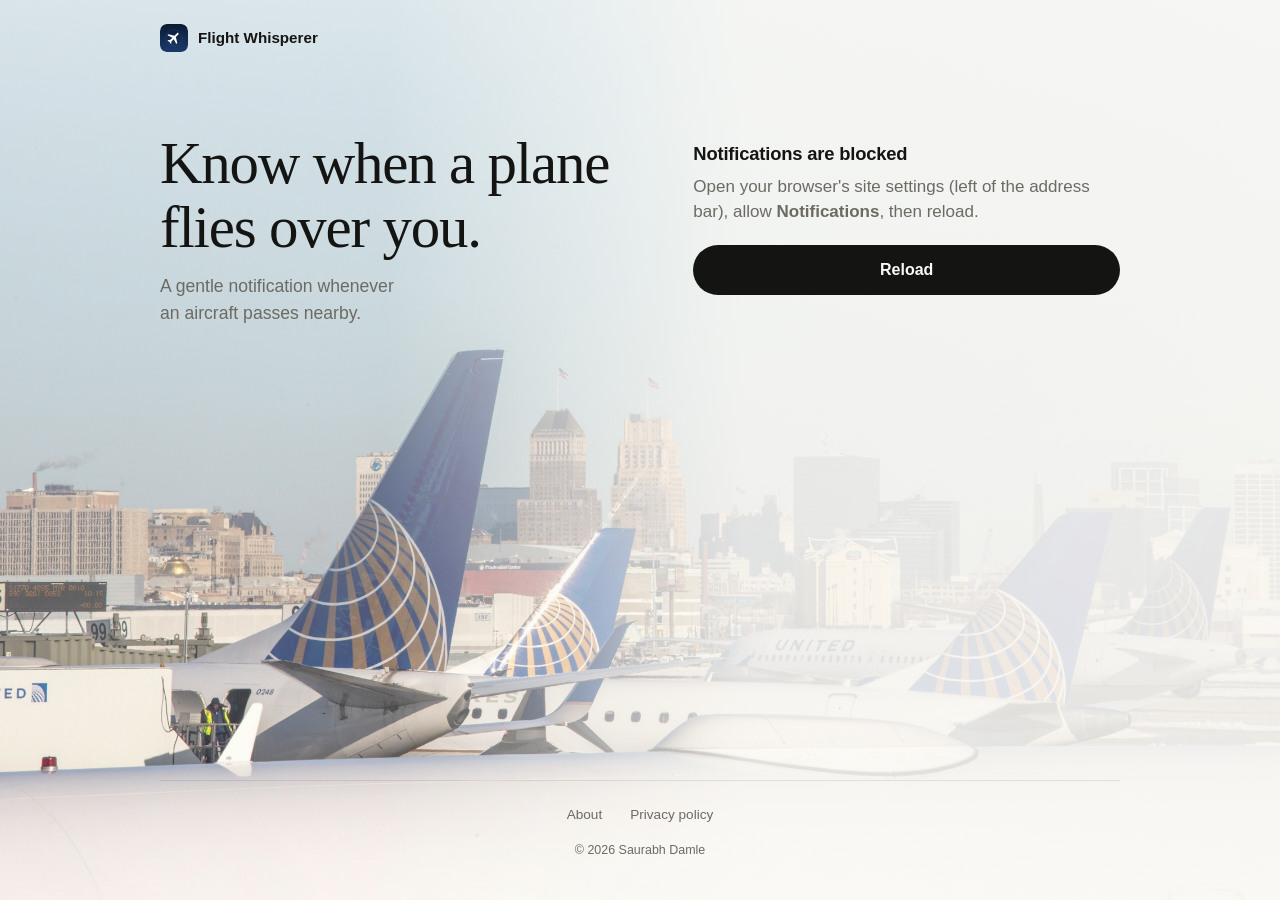
<file: index.html>
<!doctype html>
<html lang="en">
<head>
  <meta charset="utf-8">
  <meta name="viewport" content="width=device-width, initial-scale=1, viewport-fit=cover">
  <title>Flight Whisperer</title>
  <meta name="description" content="Get a notification when a plane flies over your area.">
  <meta name="theme-color" content="#faf9f5" media="(prefers-color-scheme: light)">
  <meta name="theme-color" content="#1f1e1d" media="(prefers-color-scheme: dark)">
  <link rel="manifest" href="/manifest.webmanifest">
  <link rel="icon" href="/icons/icon.svg" type="image/svg+xml">
  <link rel="apple-touch-icon" href="/icons/apple-touch-icon.png">
  <meta name="apple-mobile-web-app-capable" content="yes">
  <meta name="apple-mobile-web-app-title" content="Flights">
  <meta name="apple-mobile-web-app-status-bar-style" content="default">
  <link rel="stylesheet" href="/styles/main.css">
  <script type="module" src="/js/main.js"></script>
</head>
<body class="backdrop">
  <main class="page">
    <header class="topbar">
      <a class="brand" href="/"><img src="/icons/icon.svg" alt="">Flight Whisperer</a>
    </header>

    <div class="title">
      <h1>Know when a plane flies over you.</h1>
      <p class="tagline">A gentle notification whenever an aircraft passes nearby.</p>
    </div>

    <div class="console">
    <section id="view-loading" class="view">
      <p class="dim pulse-text">Loading…</p>
    </section>

    <!-- Browser can't do web push -->
    <section id="view-unsupported" class="view" hidden>
      <h2 class="card-head">This browser isn't supported</h2>
      <p class="dim">This browser can't receive notifications. Open this page in a recent Chrome, Edge, Firefox or Safari.</p>
    </section>

    <!-- iPhone / iPad: push only works from the Home Screen app -->
    <section id="view-ios-install" class="view" hidden>
      <h2 class="card-head">Add to your Home Screen</h2>
      <p class="dim">On iPhone and iPad, alerts only work from the Home Screen app:</p>
      <ol class="checklist">
        <li>Tap <strong>Share</strong> in Safari</li>
        <li>Choose <strong>Add to Home Screen</strong></li>
        <li>Open <strong>Flights</strong> from your Home Screen</li>
      </ol>
      <p class="dim small">Requires iOS 16.4 or later.</p>
    </section>

    <!-- Not subscribed: pick location, subscribe -->
    <section id="view-setup" class="view" hidden>
      <h2 class="card-head"><span class="step">1</span>Choose a location</h2>
      <p class="dim">We'll watch the sky within 25 km of this spot.</p>

      <button id="btn-locate" class="btn btn-secondary" type="button">Use my current location</button>

      <p class="divider">or</p>

      <form id="form-search" class="manual" autocomplete="off">
        <label for="input-city" class="dim small">Search for a city</label>
        <div class="manual-row">
          <input id="input-city" type="search" placeholder="e.g. London" minlength="2" required>
          <button class="btn btn-secondary btn-small" type="submit">Search</button>
        </div>
      </form>
      <ul id="search-results" class="results" hidden></ul>

      <p id="chosen-location" class="lock" hidden></p>

      <h2 class="card-head"><span class="step">2</span>Turn on alerts</h2>
      <p class="dim">Your browser will ask permission to show notifications.</p>
      <button id="btn-subscribe" class="btn btn-accent" type="button" disabled>Turn on alerts</button>
    </section>

    <!-- Subscribed -->
    <section id="view-subscribed" class="view" hidden>
      <h2 class="card-head">You're all set</h2>
      <p>We'll notify you about aircraft within <strong id="sub-radius">25</strong> km of <strong id="sub-label">your location</strong>.</p>
      <p class="dim small mono" id="sub-coords"></p>

      <div class="actions">
        <button id="btn-test" class="btn" type="button">Send a test notification</button>
        <button id="btn-unsubscribe" class="btn btn-danger" type="button">Turn off &amp; delete my data</button>
      </div>
    </section>

    <!-- Notifications blocked -->
    <section id="view-denied" class="view" hidden>
      <h2 class="card-head">Notifications are blocked</h2>
      <p class="dim">Open your browser's site settings (left of the address bar), allow
        <strong>Notifications</strong>, then reload.</p>
      <button id="btn-reload" class="btn" type="button">Reload</button>
    </section>

    <p id="message" class="log" role="status" aria-live="polite" hidden></p>
    </div>

    <site-footer class="footer"></site-footer>
  </main>
</body>
</html>
</file>
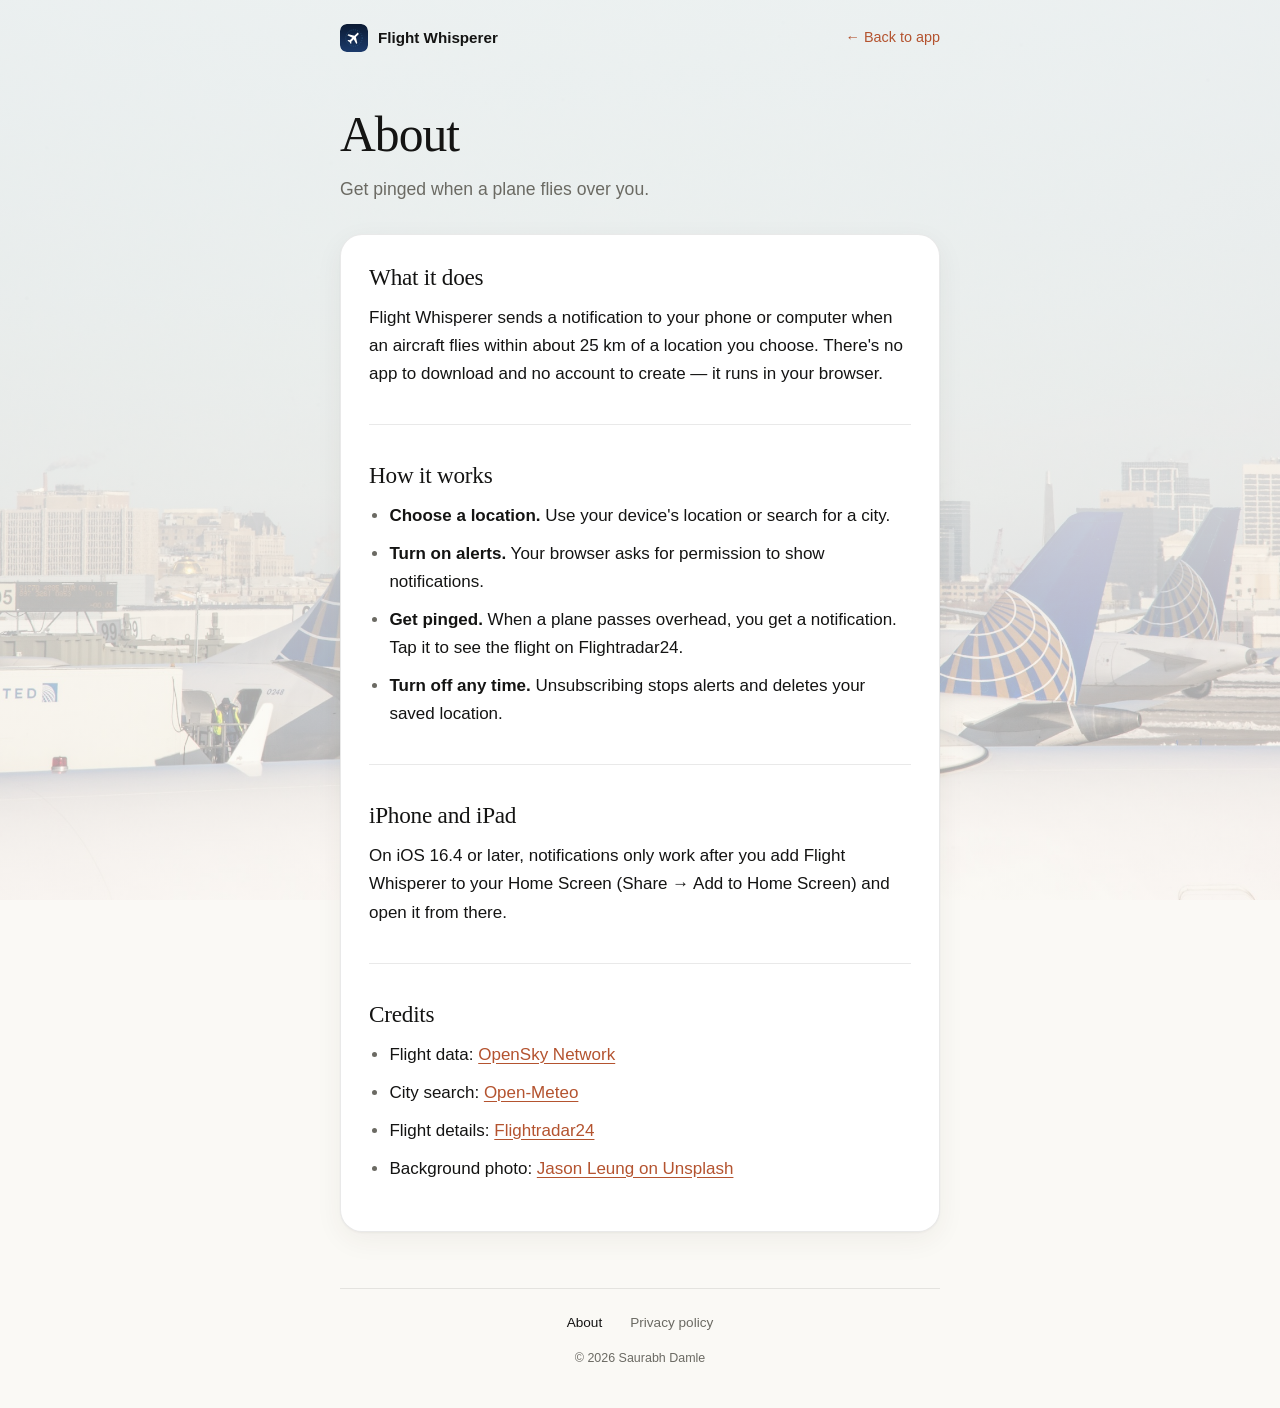
<file: about.html>
<!doctype html>
<html lang="en">
<head>
  <meta charset="utf-8">
  <meta name="viewport" content="width=device-width, initial-scale=1, viewport-fit=cover">
  <title>About · Flight Whisperer</title>
  <meta name="description" content="What Flight Whisperer is and how it works.">
  <meta name="theme-color" content="#faf9f5" media="(prefers-color-scheme: light)">
  <meta name="theme-color" content="#1f1e1d" media="(prefers-color-scheme: dark)">
  <link rel="manifest" href="/manifest.webmanifest">
  <link rel="icon" href="/icons/icon.svg" type="image/svg+xml">
  <link rel="apple-touch-icon" href="/icons/apple-touch-icon.png">
  <link rel="stylesheet" href="/styles/main.css">
  <script type="module" src="/js/components/site-footer.js"></script>
</head>
<body class="backdrop backdrop-even">
  <main class="page doc">
    <header class="topbar">
      <a class="brand" href="/"><img src="/icons/icon.svg" alt="">Flight Whisperer</a>
      <a class="back" href="/">← Back to app</a>
    </header>

    <div class="title">
      <h1>About</h1>
      <p class="tagline">Get pinged when a plane flies over you.</p>
    </div>

    <section class="card">
      <h2 class="card-head">What it does</h2>
      <p>Flight Whisperer sends a notification to your phone or computer when an aircraft flies within
        about 25 km of a location you choose. There's no app to download and no account to create —
        it runs in your browser.</p>

      <h2 class="card-head">How it works</h2>
      <ul>
        <li><strong>Choose a location.</strong> Use your device's location or search for a city.</li>
        <li><strong>Turn on alerts.</strong> Your browser asks for permission to show notifications.</li>
        <li><strong>Get pinged.</strong> When a plane passes overhead, you get a notification. Tap it to
          see the flight on Flightradar24.</li>
        <li><strong>Turn off any time.</strong> Unsubscribing stops alerts and deletes your saved location.</li>
      </ul>

      <h2 class="card-head">iPhone and iPad</h2>
      <p>On iOS 16.4 or later, notifications only work after you add Flight Whisperer to your Home Screen
        (Share → Add to Home Screen) and open it from there.</p>

      <h2 class="card-head">Credits</h2>
      <ul>
        <li>Flight data: <a href="https://opensky-network.org" target="_blank" rel="noopener">OpenSky Network</a></li>
        <li>City search: <a href="https://open-meteo.com" target="_blank" rel="noopener">Open-Meteo</a></li>
        <li>Flight details: <a href="https://www.flightradar24.com" target="_blank" rel="noopener">Flightradar24</a></li>
        <li>Background photo: <a href="https://unsplash.com/photos/airliners-on-airway-20_q1tJBEyI" target="_blank" rel="noopener">Jason Leung on Unsplash</a></li>
      </ul>
    </section>

    <site-footer class="footer"></site-footer>
  </main>
</body>
</html>
</file>
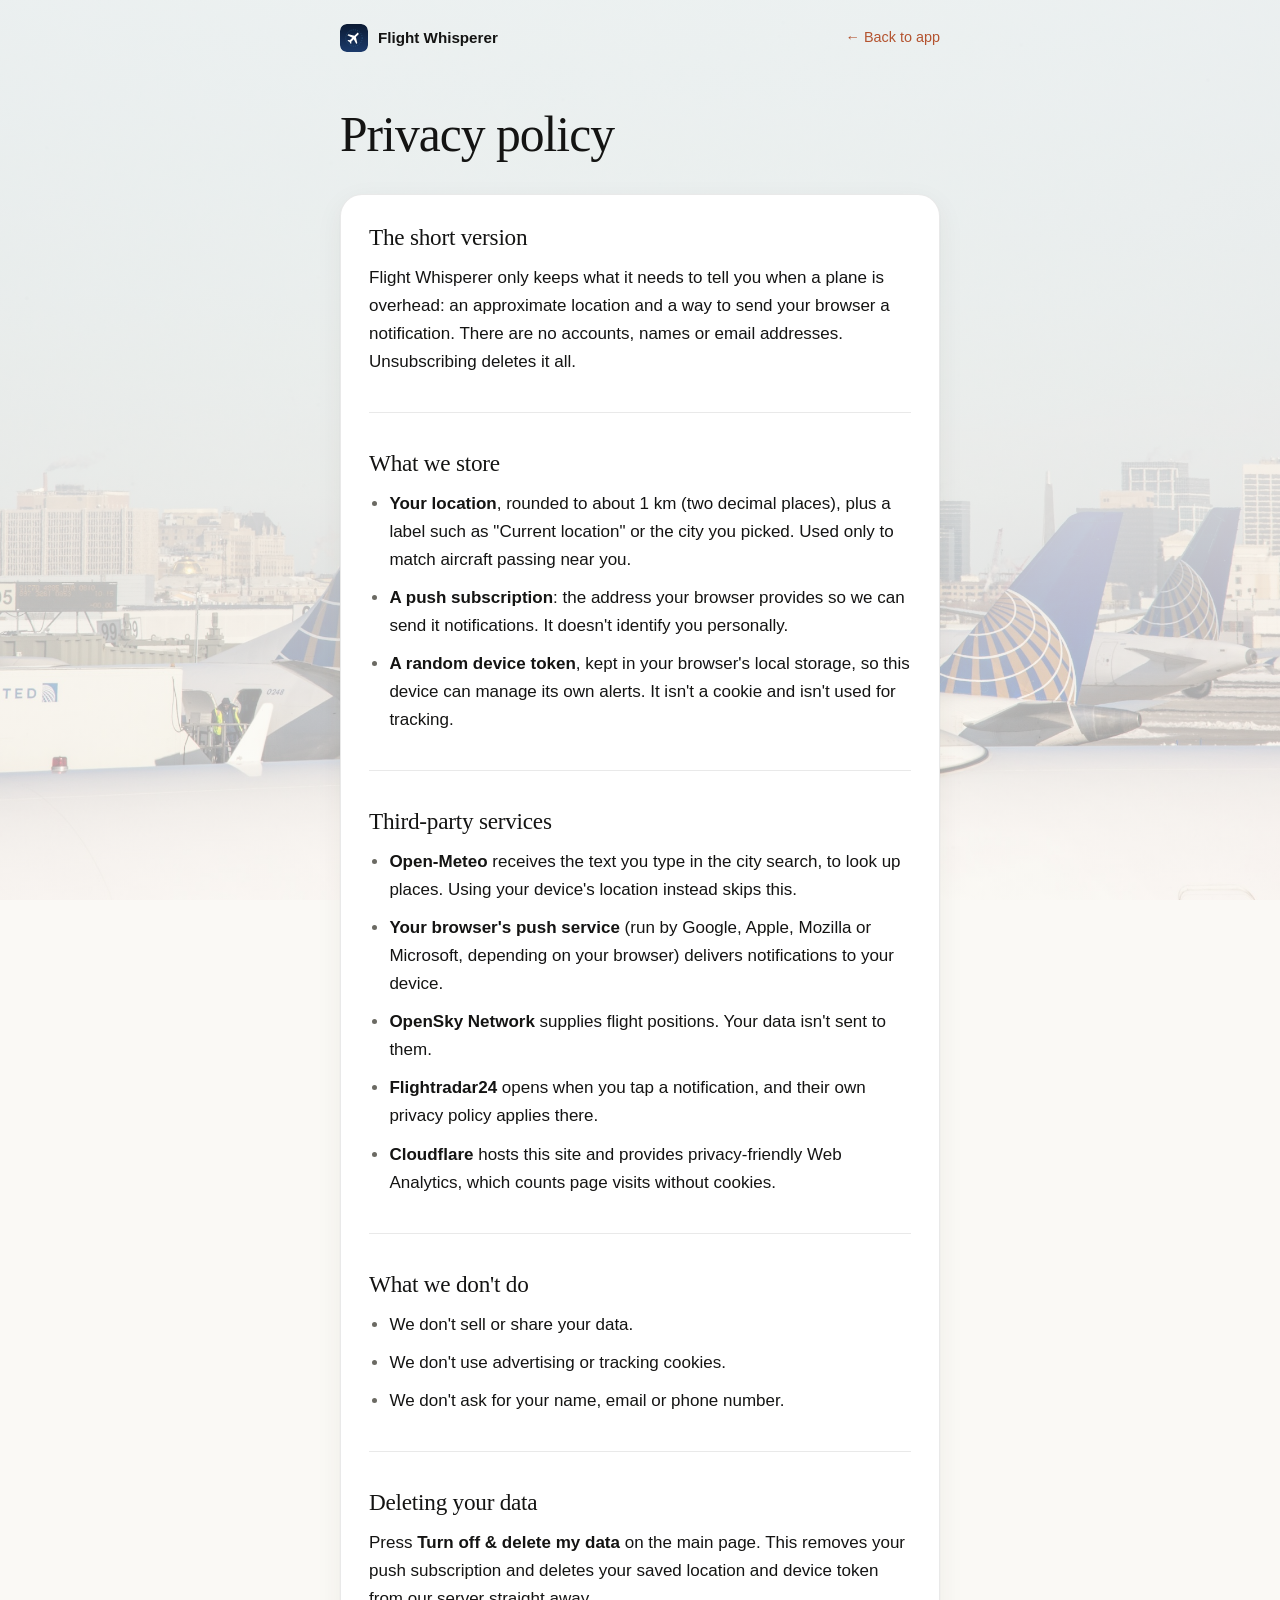
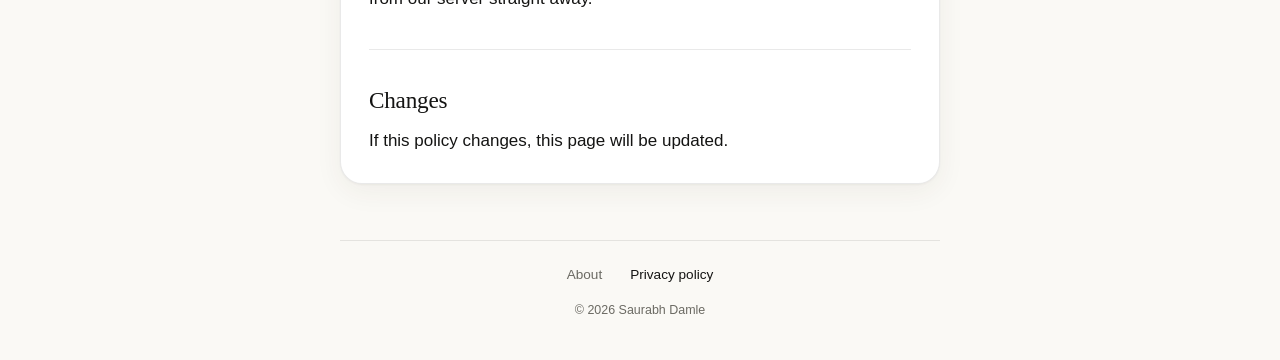
<file: privacy.html>
<!doctype html>
<html lang="en">
<head>
  <meta charset="utf-8">
  <meta name="viewport" content="width=device-width, initial-scale=1, viewport-fit=cover">
  <title>Privacy Policy · Flight Whisperer</title>
  <meta name="description" content="What data Flight Whisperer collects and how it is used.">
  <meta name="theme-color" content="#faf9f5" media="(prefers-color-scheme: light)">
  <meta name="theme-color" content="#1f1e1d" media="(prefers-color-scheme: dark)">
  <link rel="manifest" href="/manifest.webmanifest">
  <link rel="icon" href="/icons/icon.svg" type="image/svg+xml">
  <link rel="apple-touch-icon" href="/icons/apple-touch-icon.png">
  <link rel="stylesheet" href="/styles/main.css">
  <script type="module" src="/js/components/site-footer.js"></script>
</head>
<body class="backdrop backdrop-even">
  <main class="page doc">
    <header class="topbar">
      <a class="brand" href="/"><img src="/icons/icon.svg" alt="">Flight Whisperer</a>
      <a class="back" href="/">← Back to app</a>
    </header>

    <div class="title">
      <h1>Privacy policy</h1>
    </div>

    <section class="card">
      <h2 class="card-head">The short version</h2>
      <p>Flight Whisperer only keeps what it needs to tell you when a plane is overhead: an approximate
        location and a way to send your browser a notification. There are no accounts, names or email
        addresses. Unsubscribing deletes it all.</p>

      <h2 class="card-head">What we store</h2>
      <ul>
        <li><strong>Your location</strong>, rounded to about 1 km (two decimal places), plus a label
          such as "Current location" or the city you picked. Used only to match aircraft passing near you.</li>
        <li><strong>A push subscription</strong>: the address your browser provides so we can send it
          notifications. It doesn't identify you personally.</li>
        <li><strong>A random device token</strong>, kept in your browser's local storage, so this device
          can manage its own alerts. It isn't a cookie and isn't used for tracking.</li>
      </ul>

      <h2 class="card-head">Third-party services</h2>
      <ul>
        <li><strong>Open-Meteo</strong> receives the text you type in the city search, to look up places.
          Using your device's location instead skips this.</li>
        <li><strong>Your browser's push service</strong> (run by Google, Apple, Mozilla or Microsoft,
          depending on your browser) delivers notifications to your device.</li>
        <li><strong>OpenSky Network</strong> supplies flight positions. Your data isn't sent to them.</li>
        <li><strong>Flightradar24</strong> opens when you tap a notification, and their own privacy policy applies there.</li>
        <li><strong>Cloudflare</strong> hosts this site and provides privacy-friendly Web Analytics,
          which counts page visits without cookies.</li>
      </ul>

      <h2 class="card-head">What we don't do</h2>
      <ul>
        <li>We don't sell or share your data.</li>
        <li>We don't use advertising or tracking cookies.</li>
        <li>We don't ask for your name, email or phone number.</li>
      </ul>

      <h2 class="card-head">Deleting your data</h2>
      <p>Press <strong>Turn off &amp; delete my data</strong> on the main page. This removes your push
        subscription and deletes your saved location and device token from our server straight away.</p>

      <h2 class="card-head">Changes</h2>
      <p>If this policy changes, this page will be updated.</p>
    </section>

    <site-footer class="footer"></site-footer>
  </main>
</body>
</html>
</file>
<file: styles/main.css>
/* Flight Whisperer — warm, minimal theme. Entry stylesheet; order matters. */

@import url("theme.css");
@import url("base.css");
@import url("layout.css");
@import url("components/topbar.css");
@import url("components/backdrop.css");
@import url("components/card.css");
@import url("components/button.css");
@import url("components/location-form.css");
@import url("components/log.css");
@import url("components/footer.css");
</file>
